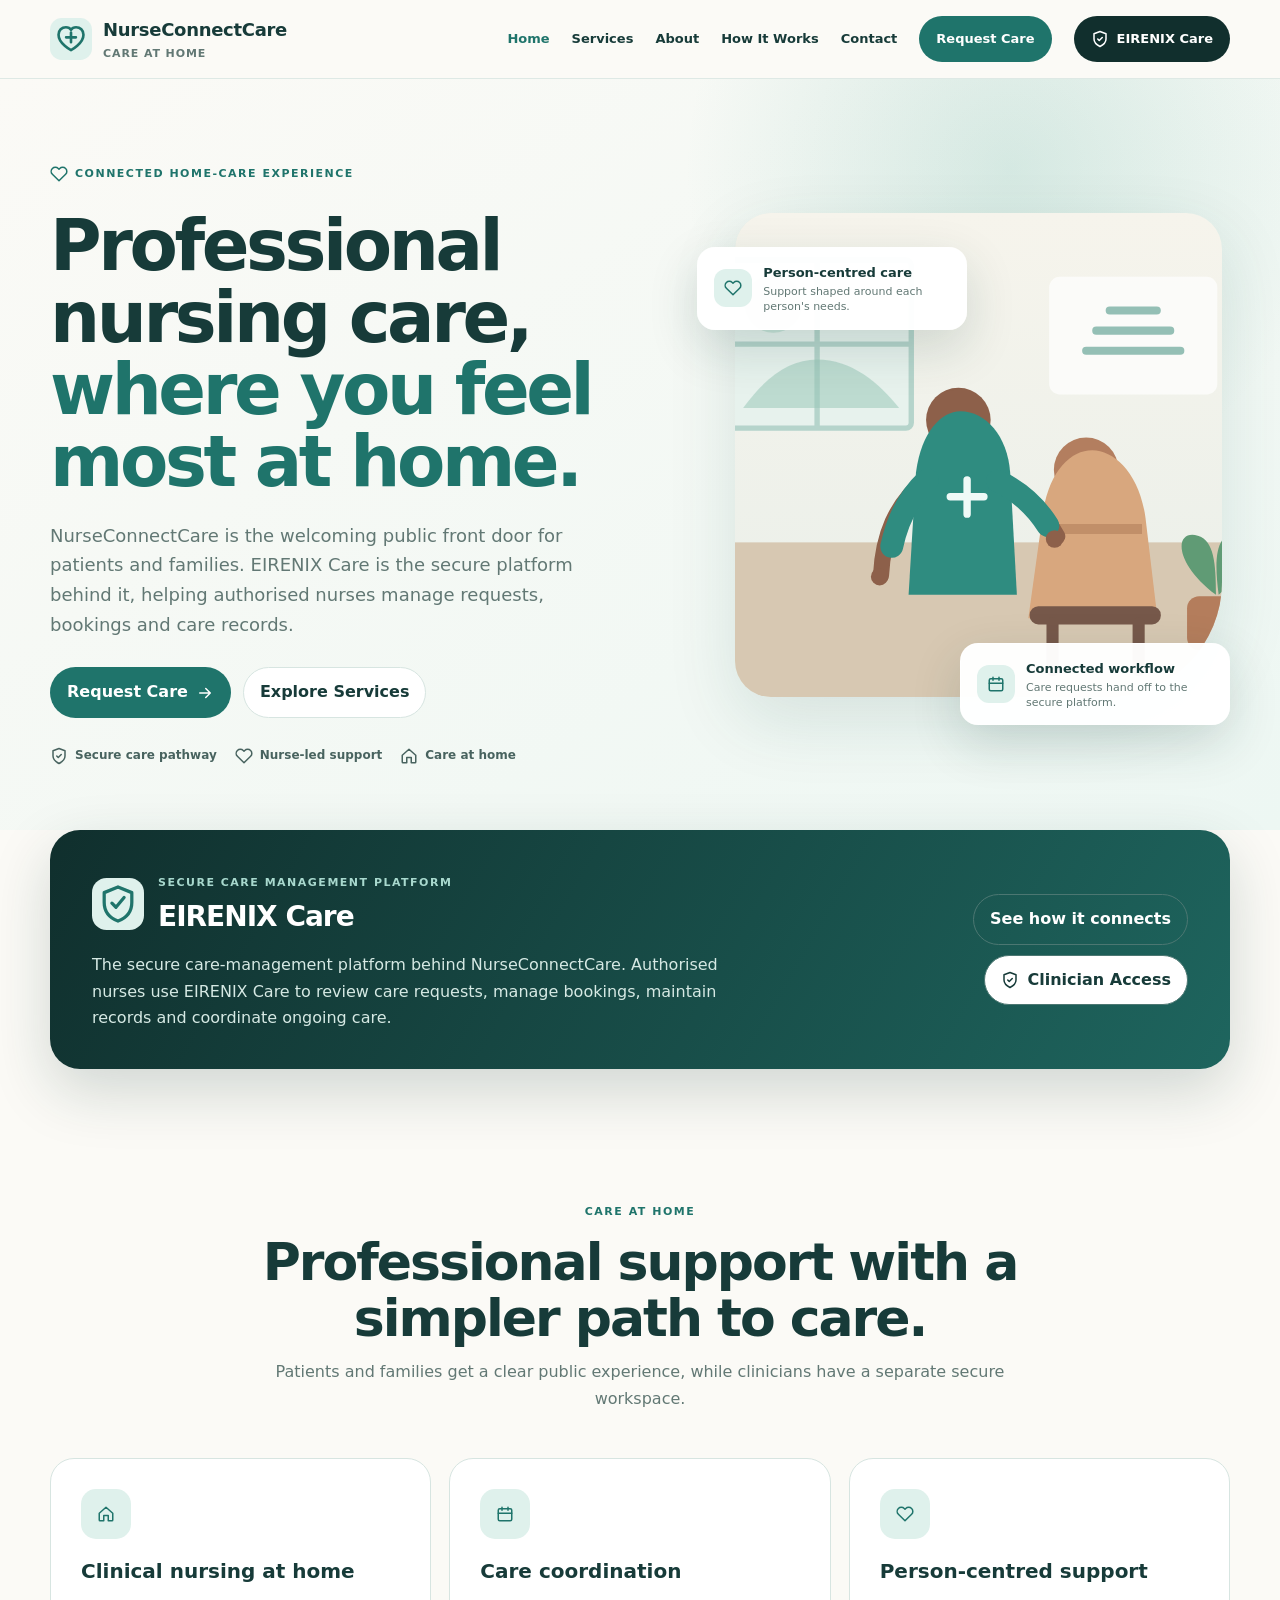
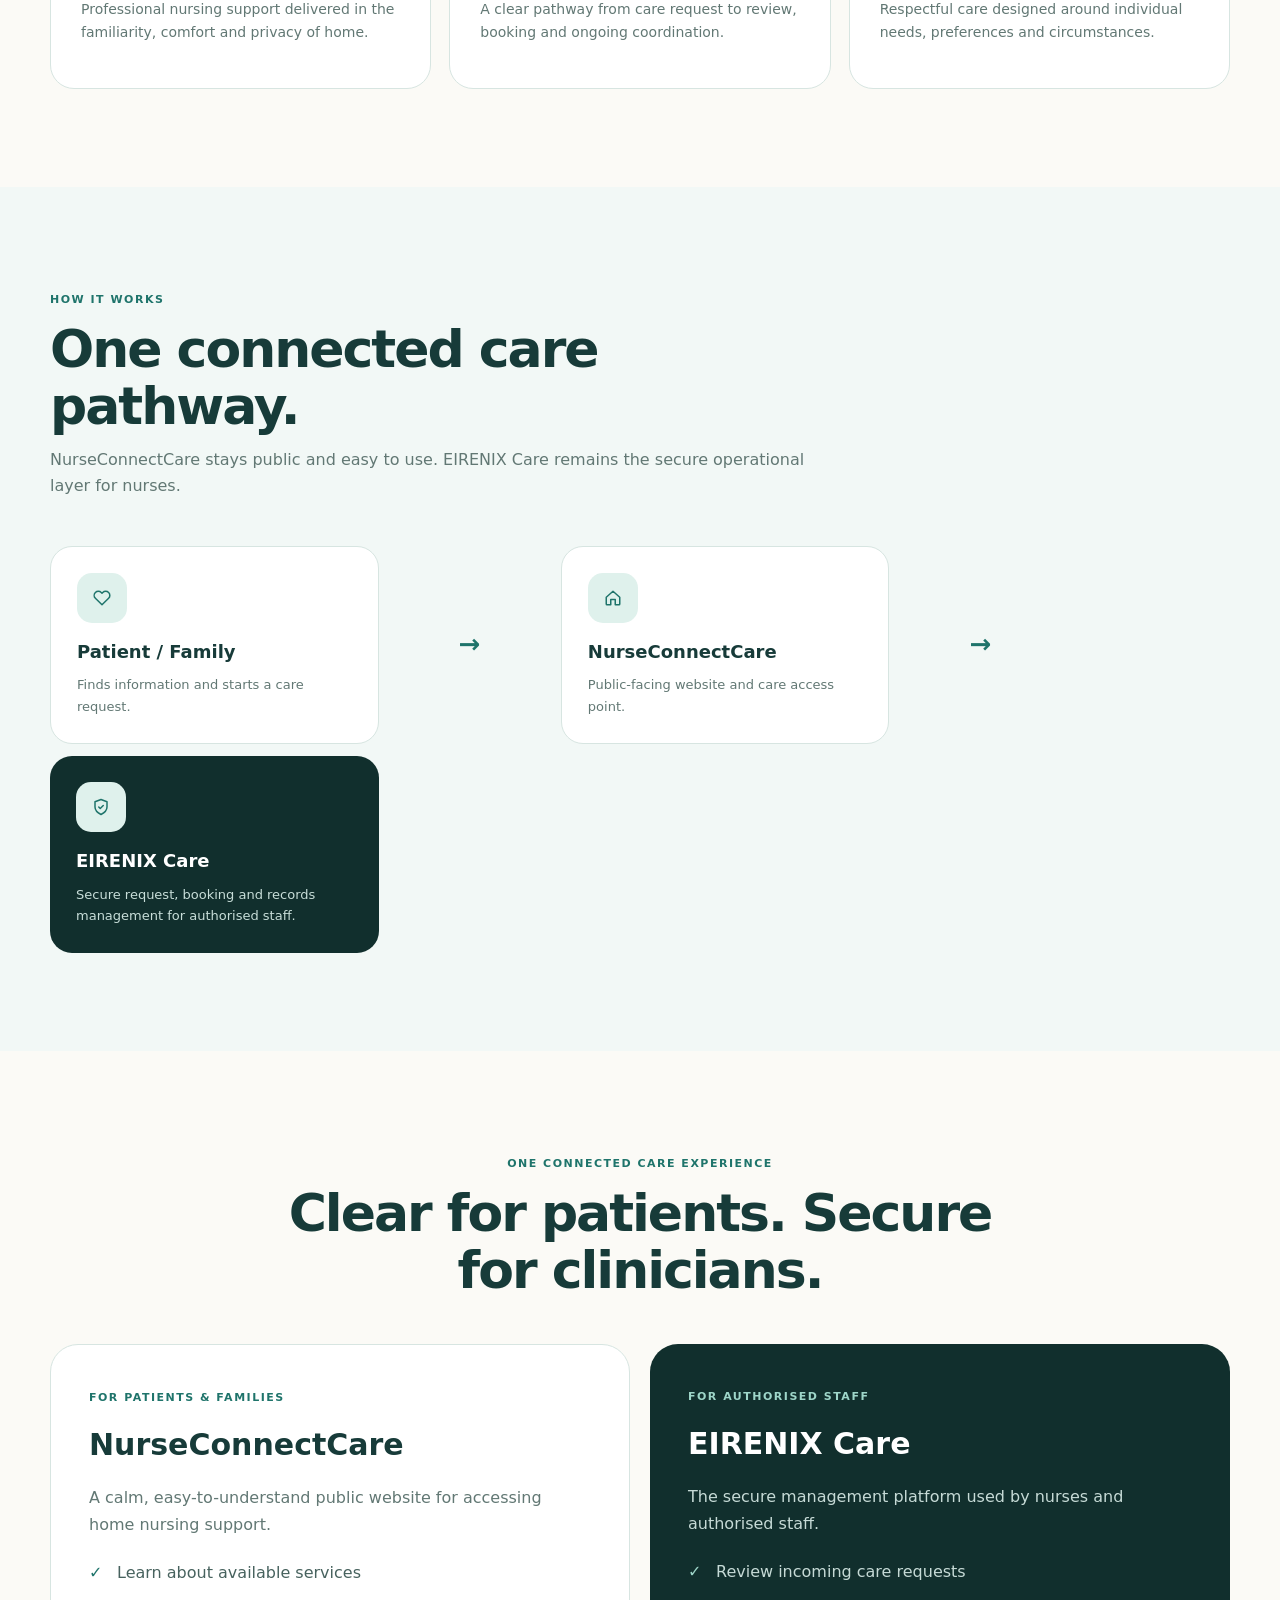
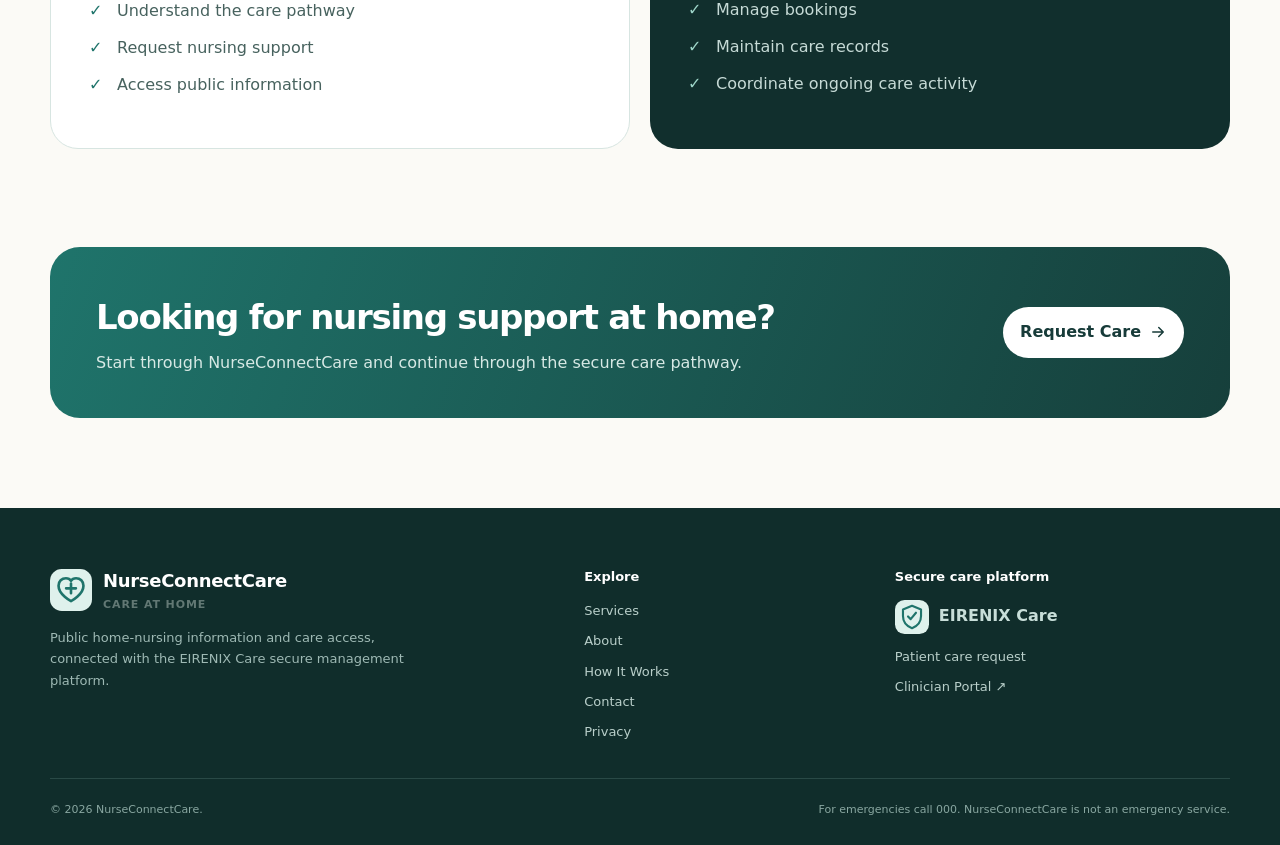
<file: NurseConnectCare_GitHub_Ready/NurseConnectCare_GitHub_Ready/index.html>
<!doctype html><html lang="en-AU"><head><meta charset="utf-8"><meta name="viewport" content="width=device-width,initial-scale=1"><meta name="theme-color" content="#1f746b"><title>NurseConnectCare | Care at Home</title><meta name="description" content="Professional home nursing access connected with EIRENIX Care."><link rel="icon" href="assets/ncc-mark.svg"><link rel="stylesheet" href="assets/styles.css"></head><body><a class="skip" href="#main">Skip to content</a><header class="topbar"><div class="container navwrap"><a class="brand" href=""><img src="assets/ncc-mark.svg" alt=""><span><strong>NurseConnectCare</strong><small>Care at Home</small></span></a><nav class="nav" data-nav aria-label="Main navigation"><a class="active" href="">Home</a><a class="" href="services/">Services</a><a class="" href="about/">About</a><a class="" href="how-it-works/">How It Works</a><a class="" href="contact/">Contact</a><a class="pill primary" href="request-care/">Request Care</a><a class="pill secure" href="https://nurseconnect-project--website-fixes-20260524-c8pyw79k.web.app/clinician-login?mode=signup" target="_blank" rel="noopener"><svg class="ico" viewBox="0 0 24 24"><path d="M12 22s8-4 8-10V5l-8-3-8 3v7c0 6 8 10 8 10z"/><path d="m9 12 2 2 4-4"/></svg> EIRENIX Care</a></nav><button class="menu" data-menu aria-expanded="false" aria-label="Open menu">☰</button></div></header><main id="main">
<section class="hero"><div class="container hero-grid"><div><span class="eyebrow"><svg class="ico" viewBox="0 0 24 24"><path d="M20.8 4.6a5.5 5.5 0 0 0-7.8 0L12 5.6l-1-1a5.5 5.5 0 0 0-7.8 7.8l1 1L12 21l7.8-7.6 1-1a5.5 5.5 0 0 0 0-7.8z"/></svg> Connected home-care experience</span><h1>Professional nursing care, <span>where you feel most at home.</span></h1><p class="lead">NurseConnectCare is the welcoming public front door for patients and families. EIRENIX Care is the secure platform behind it, helping authorised nurses manage requests, bookings and care records.</p><div class="actions"><a class="pill primary" href="request-care/">Request Care <svg class="ico" viewBox="0 0 24 24"><path d="M5 12h14M13 6l6 6-6 6"/></svg></a><a class="pill outline" href="services/">Explore Services</a></div><div class="trust"><span><svg class="ico" viewBox="0 0 24 24"><path d="M12 22s8-4 8-10V5l-8-3-8 3v7c0 6 8 10 8 10z"/><path d="m9 12 2 2 4-4"/></svg> Secure care pathway</span><span><svg class="ico" viewBox="0 0 24 24"><path d="M20.8 4.6a5.5 5.5 0 0 0-7.8 0L12 5.6l-1-1a5.5 5.5 0 0 0-7.8 7.8l1 1L12 21l7.8-7.6 1-1a5.5 5.5 0 0 0 0-7.8z"/></svg> Nurse-led support</span><span><svg class="ico" viewBox="0 0 24 24"><path d="m3 11 9-8 9 8v9a1 1 0 0 1-1 1h-5v-7H9v7H4a1 1 0 0 1-1-1z"/></svg> Care at home</span></div></div><div class="hero-art"><div class="hero-card"><img src="assets/home-care.svg" alt="Illustration of a nurse supporting a person at home"></div><div class="float one"><span class="iconbox"><svg class="ico" viewBox="0 0 24 24"><path d="M20.8 4.6a5.5 5.5 0 0 0-7.8 0L12 5.6l-1-1a5.5 5.5 0 0 0-7.8 7.8l1 1L12 21l7.8-7.6 1-1a5.5 5.5 0 0 0 0-7.8z"/></svg></span><span><strong>Person-centred care</strong><small>Support shaped around each person's needs.</small></span></div><div class="float two"><span class="iconbox"><svg class="ico" viewBox="0 0 24 24"><rect x="3" y="5" width="18" height="16" rx="2"/><path d="M16 3v4M8 3v4M3 11h18"/></svg></span><span><strong>Connected workflow</strong><small>Care requests hand off to the secure platform.</small></span></div></div></div></section>
<section class="eirenix-band"><div><div class="eirenix-brand"><img src="assets/eirenix-mark.svg" alt=""><div><span class="kicker" style="color:#a8d9ce">Secure care management platform</span><br><b>EIRENIX Care</b></div></div><p>The secure care-management platform behind NurseConnectCare. Authorised nurses use EIRENIX Care to review care requests, manage bookings, maintain records and coordinate ongoing care.</p></div><div class="eirenix-actions"><a class="pill outline" href="how-it-works/">See how it connects</a><a class="pill outline" style="background:#fff;color:#173b39" href="https://nurseconnect-project--website-fixes-20260524-c8pyw79k.web.app/clinician-login?mode=signup" target="_blank" rel="noopener"><svg class="ico" viewBox="0 0 24 24"><path d="M12 22s8-4 8-10V5l-8-3-8 3v7c0 6 8 10 8 10z"/><path d="m9 12 2 2 4-4"/></svg> Clinician Access</a></div></section>
<section class="section"><div class="container"><div class="head"><span class="kicker">Care at home</span><h2>Professional support with a simpler path to care.</h2><p>Patients and families get a clear public experience, while clinicians have a separate secure workspace.</p></div><div class="grid3"><article class="card"><div class="card-icon"><svg class="ico" viewBox="0 0 24 24"><path d="m3 11 9-8 9 8v9a1 1 0 0 1-1 1h-5v-7H9v7H4a1 1 0 0 1-1-1z"/></svg></div><h3>Clinical nursing at home</h3><p>Professional nursing support delivered in the familiarity, comfort and privacy of home.</p></article><article class="card"><div class="card-icon"><svg class="ico" viewBox="0 0 24 24"><rect x="3" y="5" width="18" height="16" rx="2"/><path d="M16 3v4M8 3v4M3 11h18"/></svg></div><h3>Care coordination</h3><p>A clear pathway from care request to review, booking and ongoing coordination.</p></article><article class="card"><div class="card-icon"><svg class="ico" viewBox="0 0 24 24"><path d="M20.8 4.6a5.5 5.5 0 0 0-7.8 0L12 5.6l-1-1a5.5 5.5 0 0 0-7.8 7.8l1 1L12 21l7.8-7.6 1-1a5.5 5.5 0 0 0 0-7.8z"/></svg></div><h3>Person-centred support</h3><p>Respectful care designed around individual needs, preferences and circumstances.</p></article></div></div></section>
<section class="section alt"><div class="container"><div class="head left"><span class="kicker">How it works</span><h2>One connected care pathway.</h2><p>NurseConnectCare stays public and easy to use. EIRENIX Care remains the secure operational layer for nurses.</p></div><div class="pathway"><div class="path-node"><div class="card-icon"><svg class="ico" viewBox="0 0 24 24"><path d="M20.8 4.6a5.5 5.5 0 0 0-7.8 0L12 5.6l-1-1a5.5 5.5 0 0 0-7.8 7.8l1 1L12 21l7.8-7.6 1-1a5.5 5.5 0 0 0 0-7.8z"/></svg></div><h3>Patient / Family</h3><p>Finds information and starts a care request.</p></div><div class="arrow">→</div><div class="path-node"><div class="card-icon"><svg class="ico" viewBox="0 0 24 24"><path d="m3 11 9-8 9 8v9a1 1 0 0 1-1 1h-5v-7H9v7H4a1 1 0 0 1-1-1z"/></svg></div><h3>NurseConnectCare</h3><p>Public-facing website and care access point.</p></div><div class="arrow">→</div><div class="path-node sec"><div class="card-icon"><svg class="ico" viewBox="0 0 24 24"><path d="M12 22s8-4 8-10V5l-8-3-8 3v7c0 6 8 10 8 10z"/><path d="m9 12 2 2 4-4"/></svg></div><h3>EIRENIX Care</h3><p>Secure request, booking and records management for authorised staff.</p></div></div></div></section>
<section class="section"><div class="container"><div class="head"><span class="kicker">One connected care experience</span><h2>Clear for patients. Secure for clinicians.</h2></div><div class="split"><article class="experience"><span class="kicker">For patients & families</span><h3>NurseConnectCare</h3><p>A calm, easy-to-understand public website for accessing home nursing support.</p><ul class="checks"><li>Learn about available services</li><li>Understand the care pathway</li><li>Request nursing support</li><li>Access public information</li></ul></article><article class="experience secure"><span class="kicker" style="color:#9ed6c9">For authorised staff</span><h3>EIRENIX Care</h3><p>The secure management platform used by nurses and authorised staff.</p><ul class="checks"><li>Review incoming care requests</li><li>Manage bookings</li><li>Maintain care records</li><li>Coordinate ongoing care activity</li></ul></article></div></div></section>
<section class="cta"><div><h2>Looking for nursing support at home?</h2><p>Start through NurseConnectCare and continue through the secure care pathway.</p></div><a class="pill" href="request-care/">Request Care <svg class="ico" viewBox="0 0 24 24"><path d="M5 12h14M13 6l6 6-6 6"/></svg></a></section>
</main><footer><div class="container"><div class="footer-grid"><div class="footer-brand"><a class="brand" href=""><img src="assets/ncc-mark.svg" alt=""><span><strong>NurseConnectCare</strong><small>Care at Home</small></span></a><p>Public home-nursing information and care access, connected with the EIRENIX Care secure management platform.</p></div><div><div class="footer-title">Explore</div><div class="footer-links"><a href="services/">Services</a><a href="about/">About</a><a href="how-it-works/">How It Works</a><a href="contact/">Contact</a><a href="privacy/">Privacy</a></div></div><div><div class="footer-title">Secure care platform</div><div class="footer-eirenix"><img src="assets/eirenix-mark.svg" alt=""><strong>EIRENIX Care</strong></div><div class="footer-links" style="margin-top:12px"><a href="request-care/">Patient care request</a><a href="https://nurseconnect-project--website-fixes-20260524-c8pyw79k.web.app/clinician-login?mode=signup" target="_blank" rel="noopener">Clinician Portal ↗</a></div></div></div><div class="footer-bottom"><span>© <span data-year></span> NurseConnectCare.</span><span>For emergencies call 000. NurseConnectCare is not an emergency service.</span></div></div></footer><script src="assets/config.js"></script><script src="assets/app.js"></script></body></html>
</file>
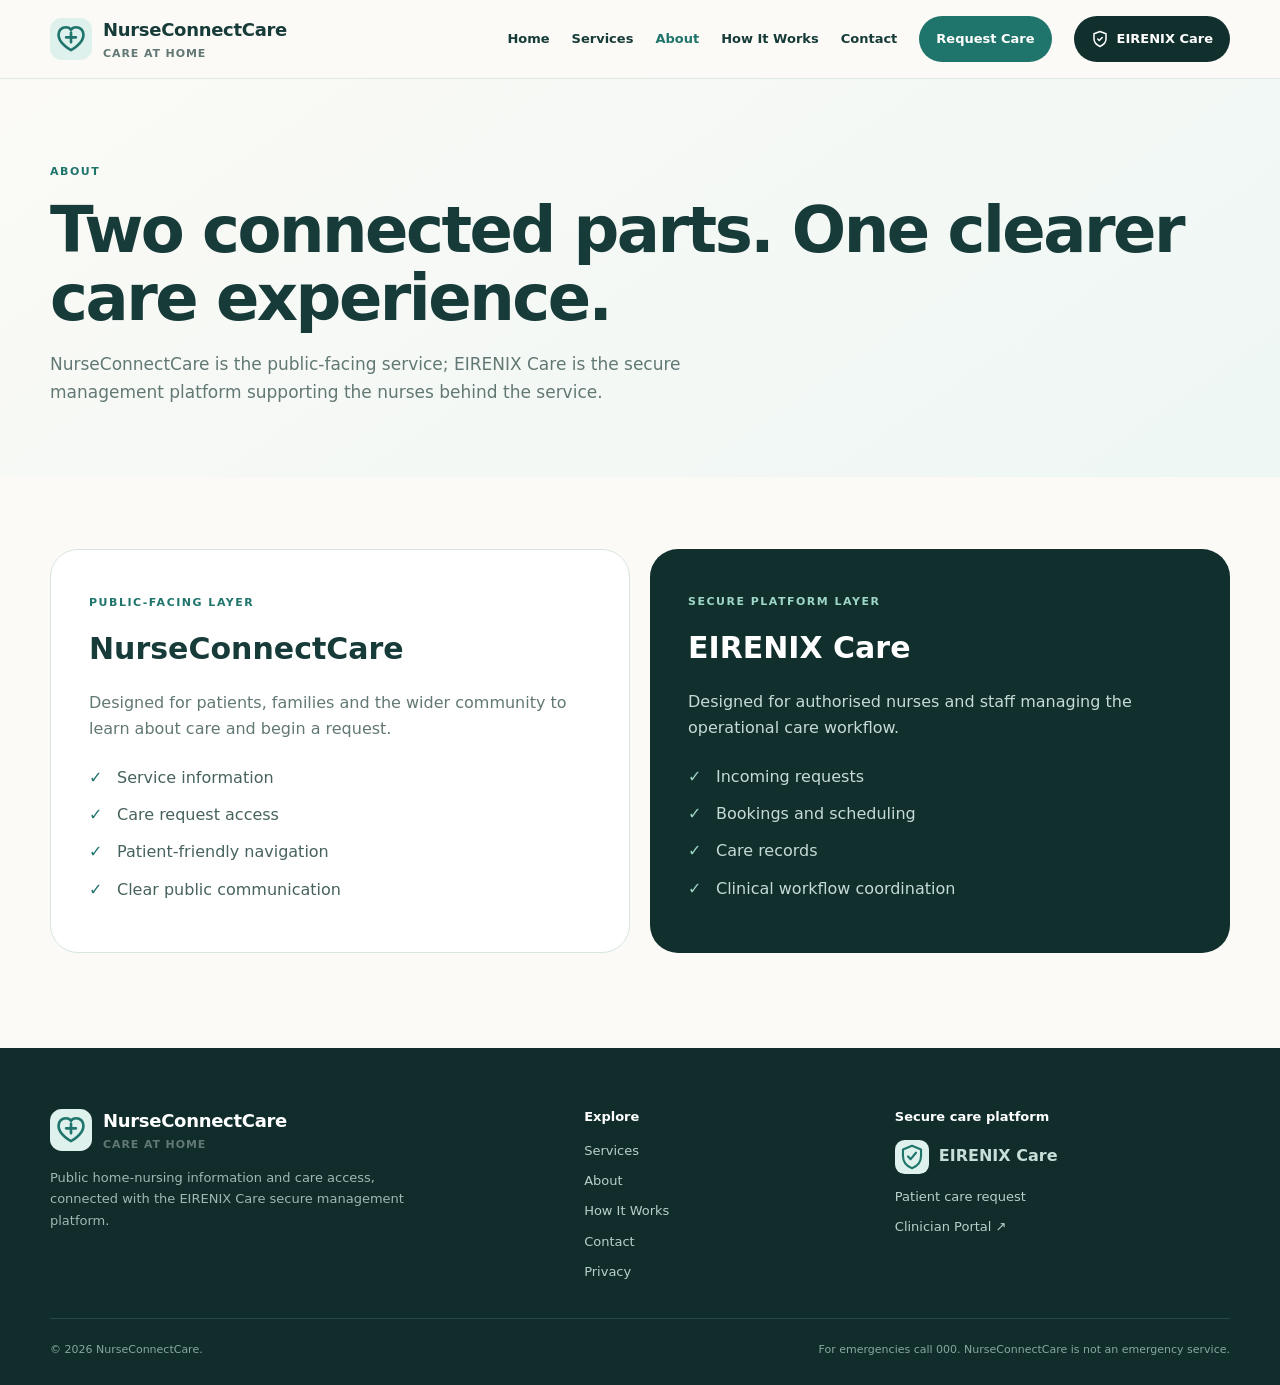
<file: NurseConnectCare_GitHub_Ready/NurseConnectCare_GitHub_Ready/about/index.html>
<!doctype html><html lang="en-AU"><head><meta charset="utf-8"><meta name="viewport" content="width=device-width,initial-scale=1"><meta name="theme-color" content="#1f746b"><title>About | NurseConnectCare</title><meta name="description" content="Learn how NurseConnectCare and EIRENIX Care work together."><link rel="icon" href="../assets/ncc-mark.svg"><link rel="stylesheet" href="../assets/styles.css"></head><body><a class="skip" href="#main">Skip to content</a><header class="topbar"><div class="container navwrap"><a class="brand" href="../"><img src="../assets/ncc-mark.svg" alt=""><span><strong>NurseConnectCare</strong><small>Care at Home</small></span></a><nav class="nav" data-nav aria-label="Main navigation"><a class="" href="../">Home</a><a class="" href="../services/">Services</a><a class="active" href="../about/">About</a><a class="" href="../how-it-works/">How It Works</a><a class="" href="../contact/">Contact</a><a class="pill primary" href="../request-care/">Request Care</a><a class="pill secure" href="https://nurseconnect-project--website-fixes-20260524-c8pyw79k.web.app/clinician-login?mode=signup" target="_blank" rel="noopener"><svg class="ico" viewBox="0 0 24 24"><path d="M12 22s8-4 8-10V5l-8-3-8 3v7c0 6 8 10 8 10z"/><path d="m9 12 2 2 4-4"/></svg> EIRENIX Care</a></nav><button class="menu" data-menu aria-expanded="false" aria-label="Open menu">☰</button></div></header><main id="main"><section class="page-hero"><div class="container"><span class="kicker">About</span><h1>Two connected parts. One clearer care experience.</h1><p>NurseConnectCare is the public-facing service; EIRENIX Care is the secure management platform supporting the nurses behind the service.</p></div></section><section class="content"><div class="container split"><article class="experience"><span class="kicker">Public-facing layer</span><h3>NurseConnectCare</h3><p>Designed for patients, families and the wider community to learn about care and begin a request.</p><ul class="checks"><li>Service information</li><li>Care request access</li><li>Patient-friendly navigation</li><li>Clear public communication</li></ul></article><article class="experience secure"><span class="kicker" style="color:#9ed6c9">Secure platform layer</span><h3>EIRENIX Care</h3><p>Designed for authorised nurses and staff managing the operational care workflow.</p><ul class="checks"><li>Incoming requests</li><li>Bookings and scheduling</li><li>Care records</li><li>Clinical workflow coordination</li></ul></article></div></section></main><footer><div class="container"><div class="footer-grid"><div class="footer-brand"><a class="brand" href="../"><img src="../assets/ncc-mark.svg" alt=""><span><strong>NurseConnectCare</strong><small>Care at Home</small></span></a><p>Public home-nursing information and care access, connected with the EIRENIX Care secure management platform.</p></div><div><div class="footer-title">Explore</div><div class="footer-links"><a href="../services/">Services</a><a href="../about/">About</a><a href="../how-it-works/">How It Works</a><a href="../contact/">Contact</a><a href="../privacy/">Privacy</a></div></div><div><div class="footer-title">Secure care platform</div><div class="footer-eirenix"><img src="../assets/eirenix-mark.svg" alt=""><strong>EIRENIX Care</strong></div><div class="footer-links" style="margin-top:12px"><a href="../request-care/">Patient care request</a><a href="https://nurseconnect-project--website-fixes-20260524-c8pyw79k.web.app/clinician-login?mode=signup" target="_blank" rel="noopener">Clinician Portal ↗</a></div></div></div><div class="footer-bottom"><span>© <span data-year></span> NurseConnectCare.</span><span>For emergencies call 000. NurseConnectCare is not an emergency service.</span></div></div></footer><script src="../assets/config.js"></script><script src="../assets/app.js"></script></body></html>
</file>
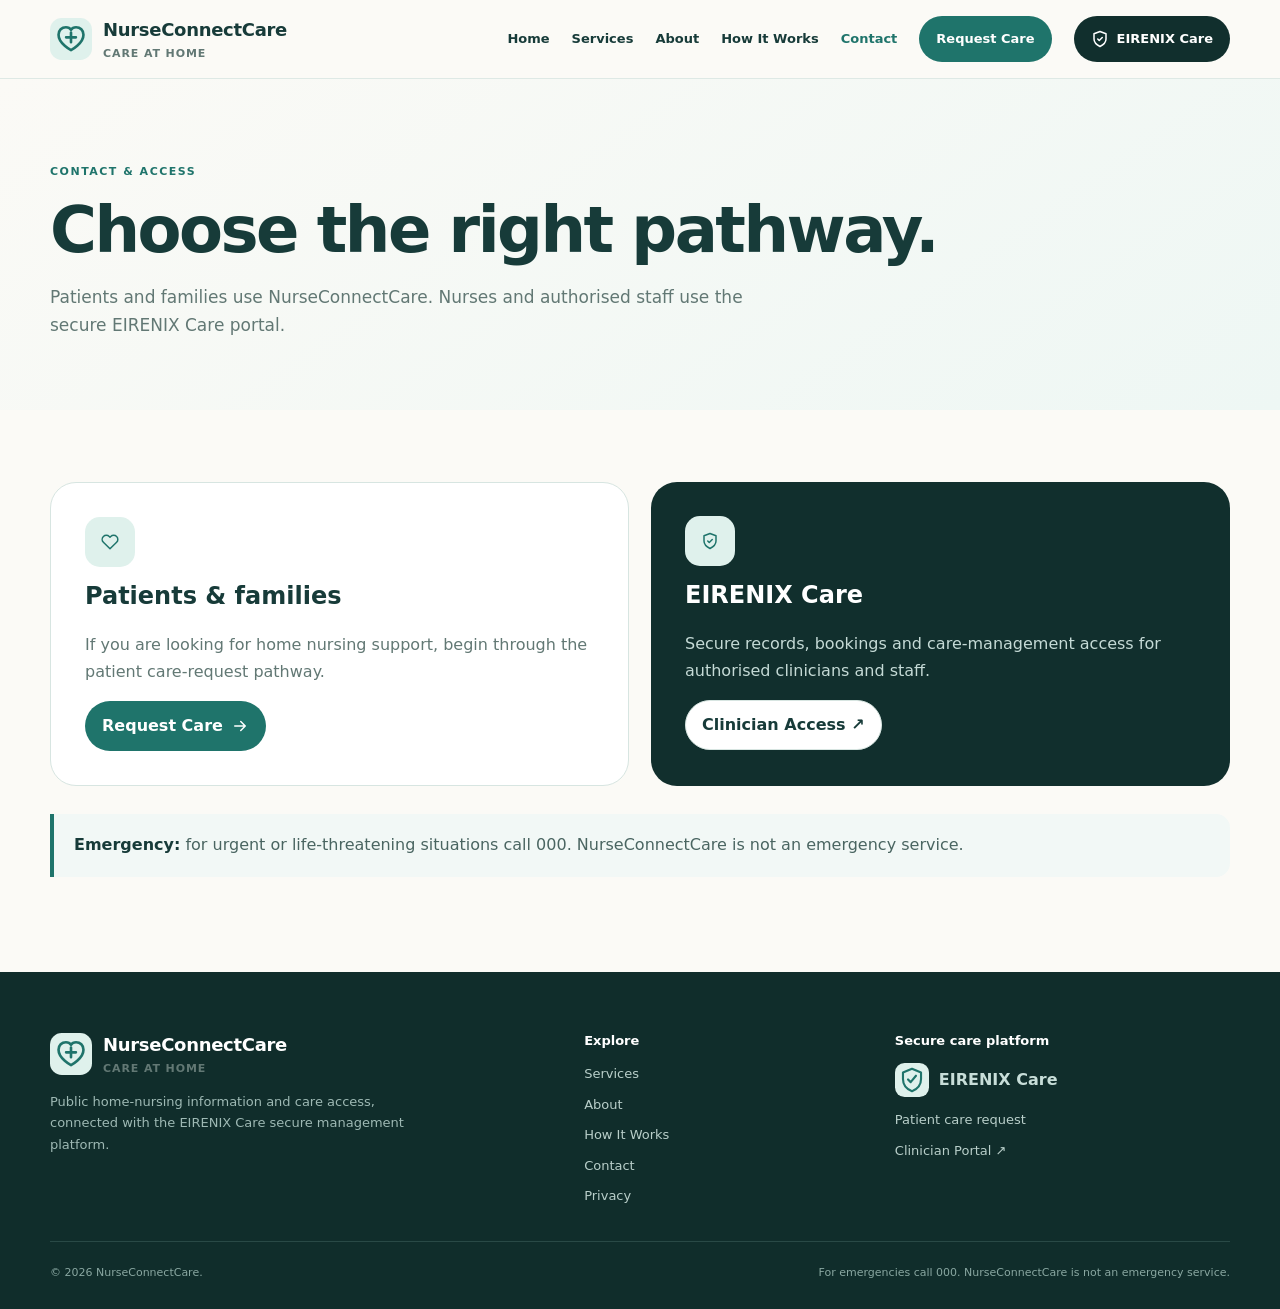
<file: NurseConnectCare_GitHub_Ready/NurseConnectCare_GitHub_Ready/contact/index.html>
<!doctype html><html lang="en-AU"><head><meta charset="utf-8"><meta name="viewport" content="width=device-width,initial-scale=1"><meta name="theme-color" content="#1f746b"><title>Contact | NurseConnectCare</title><meta name="description" content="Contact and access pathways for NurseConnectCare and EIRENIX Care."><link rel="icon" href="../assets/ncc-mark.svg"><link rel="stylesheet" href="../assets/styles.css"></head><body><a class="skip" href="#main">Skip to content</a><header class="topbar"><div class="container navwrap"><a class="brand" href="../"><img src="../assets/ncc-mark.svg" alt=""><span><strong>NurseConnectCare</strong><small>Care at Home</small></span></a><nav class="nav" data-nav aria-label="Main navigation"><a class="" href="../">Home</a><a class="" href="../services/">Services</a><a class="" href="../about/">About</a><a class="" href="../how-it-works/">How It Works</a><a class="active" href="../contact/">Contact</a><a class="pill primary" href="../request-care/">Request Care</a><a class="pill secure" href="https://nurseconnect-project--website-fixes-20260524-c8pyw79k.web.app/clinician-login?mode=signup" target="_blank" rel="noopener"><svg class="ico" viewBox="0 0 24 24"><path d="M12 22s8-4 8-10V5l-8-3-8 3v7c0 6 8 10 8 10z"/><path d="m9 12 2 2 4-4"/></svg> EIRENIX Care</a></nav><button class="menu" data-menu aria-expanded="false" aria-label="Open menu">☰</button></div></header><main id="main"><section class="page-hero"><div class="container"><span class="kicker">Contact & access</span><h1>Choose the right pathway.</h1><p>Patients and families use NurseConnectCare. Nurses and authorised staff use the secure EIRENIX Care portal.</p></div></section><section class="content"><div class="container contact-grid"><article class="contact-panel"><div class="card-icon"><svg class="ico" viewBox="0 0 24 24"><path d="M20.8 4.6a5.5 5.5 0 0 0-7.8 0L12 5.6l-1-1a5.5 5.5 0 0 0-7.8 7.8l1 1L12 21l7.8-7.6 1-1a5.5 5.5 0 0 0 0-7.8z"/></svg></div><h2>Patients & families</h2><p>If you are looking for home nursing support, begin through the patient care-request pathway.</p><a class="pill primary" href="../request-care/">Request Care <svg class="ico" viewBox="0 0 24 24"><path d="M5 12h14M13 6l6 6-6 6"/></svg></a></article><article class="contact-panel secure"><div class="card-icon"><svg class="ico" viewBox="0 0 24 24"><path d="M12 22s8-4 8-10V5l-8-3-8 3v7c0 6 8 10 8 10z"/><path d="m9 12 2 2 4-4"/></svg></div><h2>EIRENIX Care</h2><p>Secure records, bookings and care-management access for authorised clinicians and staff.</p><a class="pill outline" style="background:#fff" href="https://nurseconnect-project--website-fixes-20260524-c8pyw79k.web.app/clinician-login?mode=signup" target="_blank" rel="noopener">Clinician Access ↗</a></article></div><div class="container" style="margin-top:28px"><div class="notice"><strong>Emergency:</strong> for urgent or life-threatening situations call 000. NurseConnectCare is not an emergency service.</div></div></section></main><footer><div class="container"><div class="footer-grid"><div class="footer-brand"><a class="brand" href="../"><img src="../assets/ncc-mark.svg" alt=""><span><strong>NurseConnectCare</strong><small>Care at Home</small></span></a><p>Public home-nursing information and care access, connected with the EIRENIX Care secure management platform.</p></div><div><div class="footer-title">Explore</div><div class="footer-links"><a href="../services/">Services</a><a href="../about/">About</a><a href="../how-it-works/">How It Works</a><a href="../contact/">Contact</a><a href="../privacy/">Privacy</a></div></div><div><div class="footer-title">Secure care platform</div><div class="footer-eirenix"><img src="../assets/eirenix-mark.svg" alt=""><strong>EIRENIX Care</strong></div><div class="footer-links" style="margin-top:12px"><a href="../request-care/">Patient care request</a><a href="https://nurseconnect-project--website-fixes-20260524-c8pyw79k.web.app/clinician-login?mode=signup" target="_blank" rel="noopener">Clinician Portal ↗</a></div></div></div><div class="footer-bottom"><span>© <span data-year></span> NurseConnectCare.</span><span>For emergencies call 000. NurseConnectCare is not an emergency service.</span></div></div></footer><script src="../assets/config.js"></script><script src="../assets/app.js"></script></body></html>
</file>
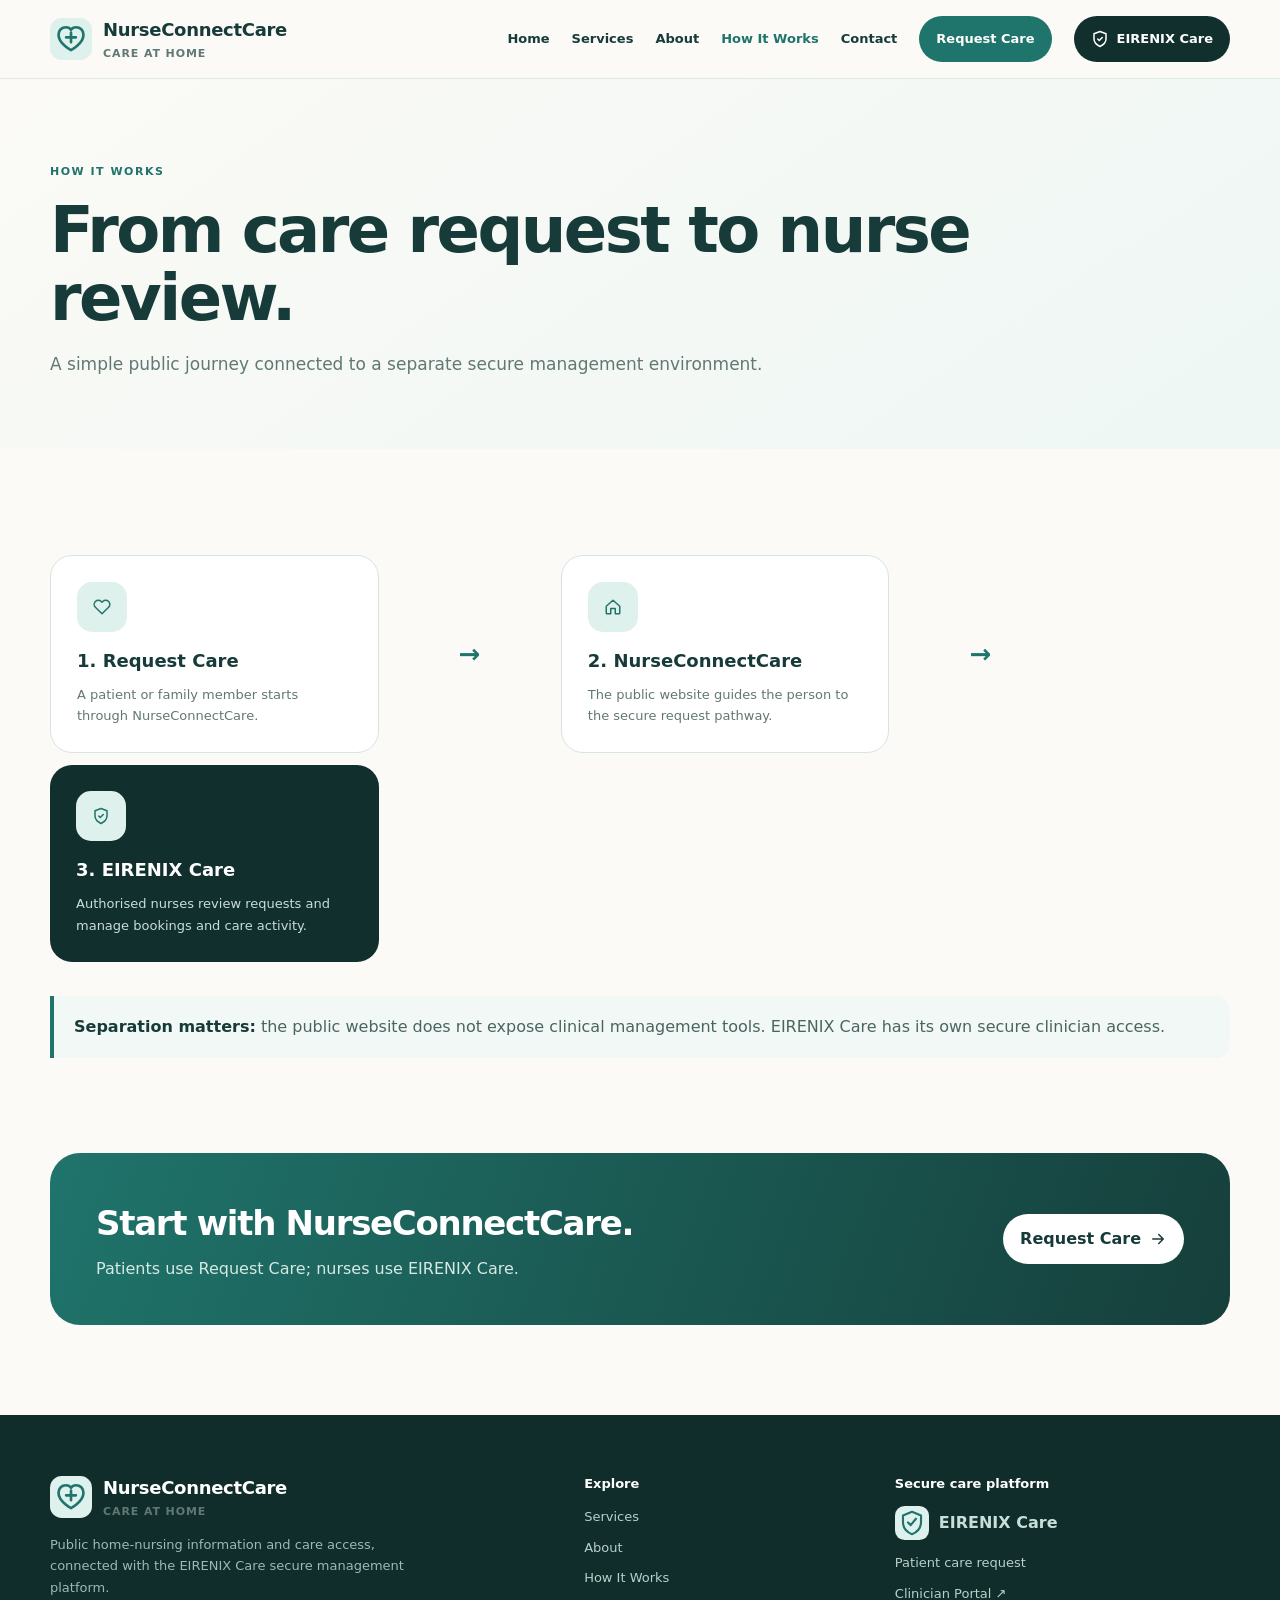
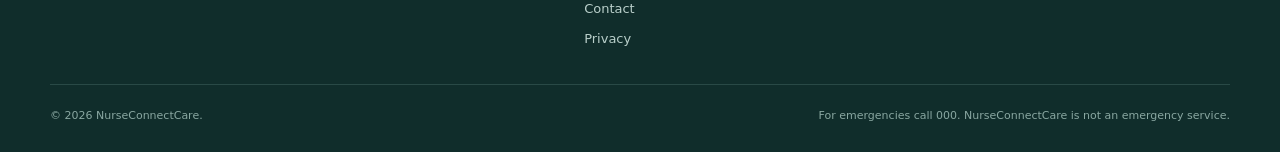
<file: NurseConnectCare_GitHub_Ready/NurseConnectCare_GitHub_Ready/how-it-works/index.html>
<!doctype html><html lang="en-AU"><head><meta charset="utf-8"><meta name="viewport" content="width=device-width,initial-scale=1"><meta name="theme-color" content="#1f746b"><title>How It Works | NurseConnectCare</title><meta name="description" content="See how NurseConnectCare connects patients with EIRENIX Care."><link rel="icon" href="../assets/ncc-mark.svg"><link rel="stylesheet" href="../assets/styles.css"></head><body><a class="skip" href="#main">Skip to content</a><header class="topbar"><div class="container navwrap"><a class="brand" href="../"><img src="../assets/ncc-mark.svg" alt=""><span><strong>NurseConnectCare</strong><small>Care at Home</small></span></a><nav class="nav" data-nav aria-label="Main navigation"><a class="" href="../">Home</a><a class="" href="../services/">Services</a><a class="" href="../about/">About</a><a class="active" href="../how-it-works/">How It Works</a><a class="" href="../contact/">Contact</a><a class="pill primary" href="../request-care/">Request Care</a><a class="pill secure" href="https://nurseconnect-project--website-fixes-20260524-c8pyw79k.web.app/clinician-login?mode=signup" target="_blank" rel="noopener"><svg class="ico" viewBox="0 0 24 24"><path d="M12 22s8-4 8-10V5l-8-3-8 3v7c0 6 8 10 8 10z"/><path d="m9 12 2 2 4-4"/></svg> EIRENIX Care</a></nav><button class="menu" data-menu aria-expanded="false" aria-label="Open menu">☰</button></div></header><main id="main"><section class="page-hero"><div class="container"><span class="kicker">How it works</span><h1>From care request to nurse review.</h1><p>A simple public journey connected to a separate secure management environment.</p></div></section><section class="content"><div class="container"><div class="pathway"><div class="path-node"><div class="card-icon"><svg class="ico" viewBox="0 0 24 24"><path d="M20.8 4.6a5.5 5.5 0 0 0-7.8 0L12 5.6l-1-1a5.5 5.5 0 0 0-7.8 7.8l1 1L12 21l7.8-7.6 1-1a5.5 5.5 0 0 0 0-7.8z"/></svg></div><h3>1. Request Care</h3><p>A patient or family member starts through NurseConnectCare.</p></div><div class="arrow">→</div><div class="path-node"><div class="card-icon"><svg class="ico" viewBox="0 0 24 24"><path d="m3 11 9-8 9 8v9a1 1 0 0 1-1 1h-5v-7H9v7H4a1 1 0 0 1-1-1z"/></svg></div><h3>2. NurseConnectCare</h3><p>The public website guides the person to the secure request pathway.</p></div><div class="arrow">→</div><div class="path-node sec"><div class="card-icon"><svg class="ico" viewBox="0 0 24 24"><path d="M12 22s8-4 8-10V5l-8-3-8 3v7c0 6 8 10 8 10z"/><path d="m9 12 2 2 4-4"/></svg></div><h3>3. EIRENIX Care</h3><p>Authorised nurses review requests and manage bookings and care activity.</p></div></div><div class="notice" style="margin-top:34px"><strong>Separation matters:</strong> the public website does not expose clinical management tools. EIRENIX Care has its own secure clinician access.</div></div></section><section class="cta"><div><h2>Start with NurseConnectCare.</h2><p>Patients use Request Care; nurses use EIRENIX Care.</p></div><a class="pill" href="../request-care/">Request Care <svg class="ico" viewBox="0 0 24 24"><path d="M5 12h14M13 6l6 6-6 6"/></svg></a></section></main><footer><div class="container"><div class="footer-grid"><div class="footer-brand"><a class="brand" href="../"><img src="../assets/ncc-mark.svg" alt=""><span><strong>NurseConnectCare</strong><small>Care at Home</small></span></a><p>Public home-nursing information and care access, connected with the EIRENIX Care secure management platform.</p></div><div><div class="footer-title">Explore</div><div class="footer-links"><a href="../services/">Services</a><a href="../about/">About</a><a href="../how-it-works/">How It Works</a><a href="../contact/">Contact</a><a href="../privacy/">Privacy</a></div></div><div><div class="footer-title">Secure care platform</div><div class="footer-eirenix"><img src="../assets/eirenix-mark.svg" alt=""><strong>EIRENIX Care</strong></div><div class="footer-links" style="margin-top:12px"><a href="../request-care/">Patient care request</a><a href="https://nurseconnect-project--website-fixes-20260524-c8pyw79k.web.app/clinician-login?mode=signup" target="_blank" rel="noopener">Clinician Portal ↗</a></div></div></div><div class="footer-bottom"><span>© <span data-year></span> NurseConnectCare.</span><span>For emergencies call 000. NurseConnectCare is not an emergency service.</span></div></div></footer><script src="../assets/config.js"></script><script src="../assets/app.js"></script></body></html>
</file>
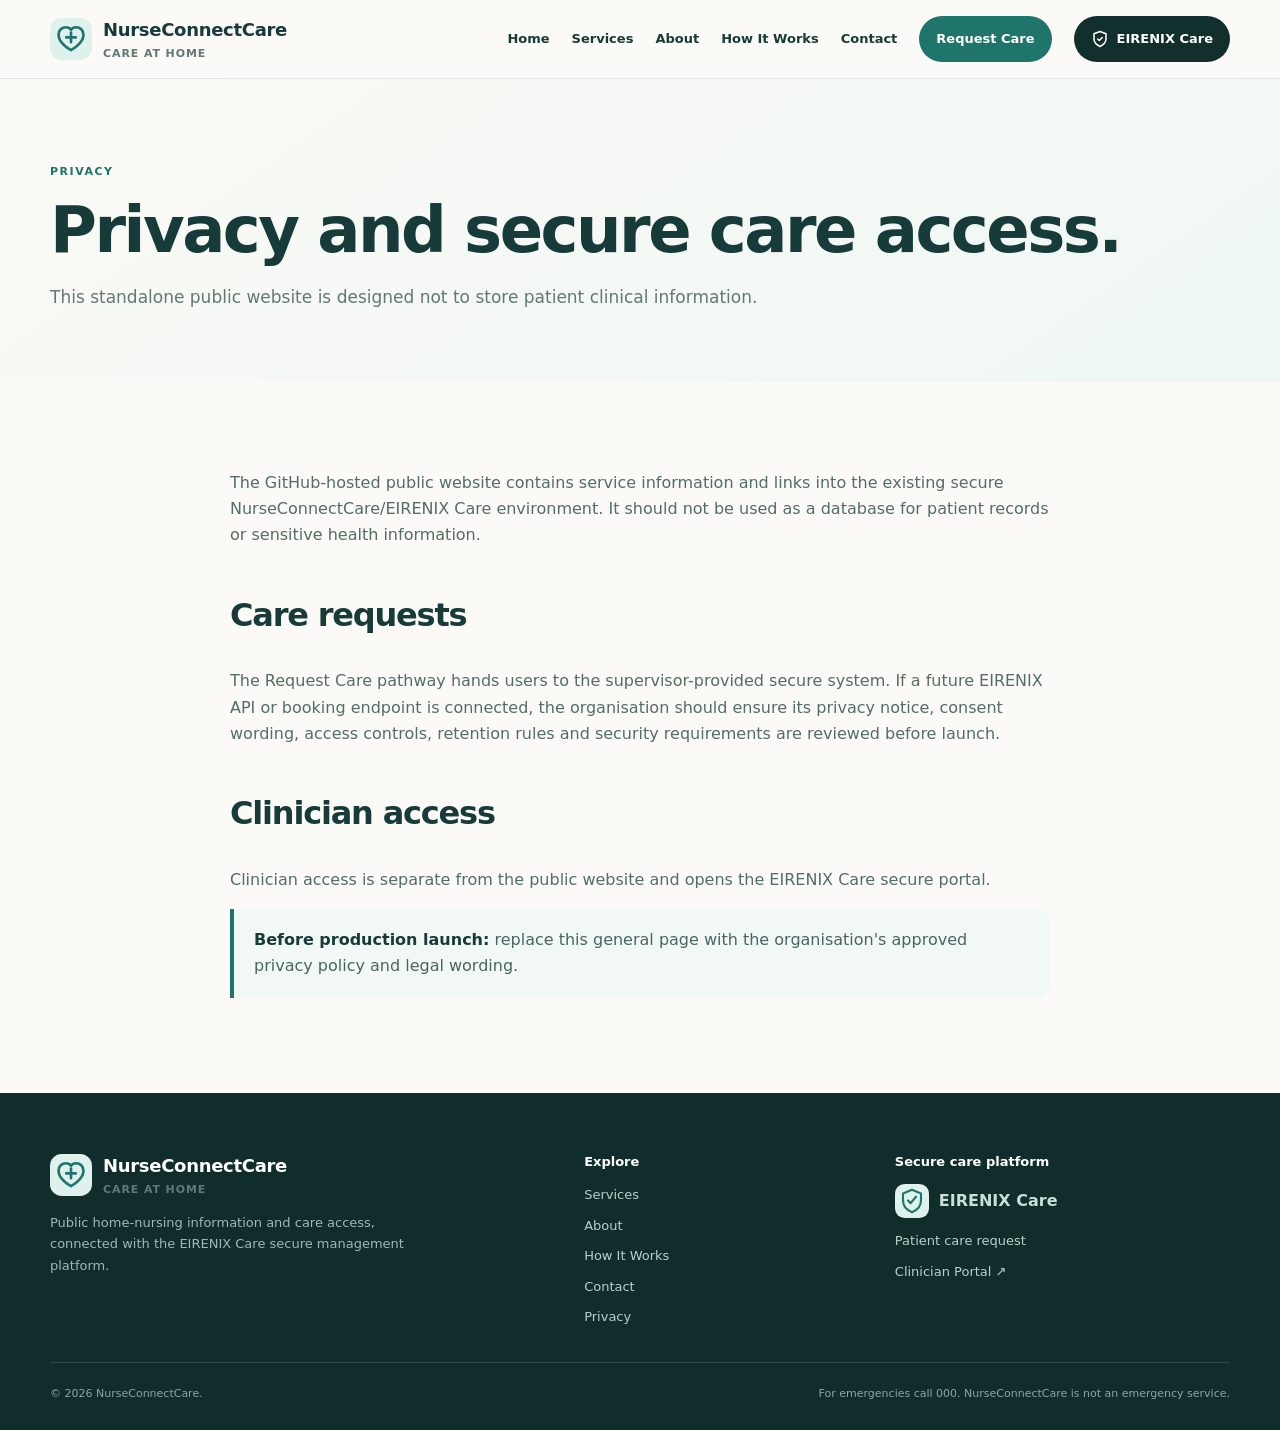
<file: NurseConnectCare_GitHub_Ready/NurseConnectCare_GitHub_Ready/privacy/index.html>
<!doctype html><html lang="en-AU"><head><meta charset="utf-8"><meta name="viewport" content="width=device-width,initial-scale=1"><meta name="theme-color" content="#1f746b"><title>Privacy | NurseConnectCare</title><meta name="description" content="Privacy information for NurseConnectCare."><link rel="icon" href="../assets/ncc-mark.svg"><link rel="stylesheet" href="../assets/styles.css"></head><body><a class="skip" href="#main">Skip to content</a><header class="topbar"><div class="container navwrap"><a class="brand" href="../"><img src="../assets/ncc-mark.svg" alt=""><span><strong>NurseConnectCare</strong><small>Care at Home</small></span></a><nav class="nav" data-nav aria-label="Main navigation"><a class="" href="../">Home</a><a class="" href="../services/">Services</a><a class="" href="../about/">About</a><a class="" href="../how-it-works/">How It Works</a><a class="" href="../contact/">Contact</a><a class="pill primary" href="../request-care/">Request Care</a><a class="pill secure" href="https://nurseconnect-project--website-fixes-20260524-c8pyw79k.web.app/clinician-login?mode=signup" target="_blank" rel="noopener"><svg class="ico" viewBox="0 0 24 24"><path d="M12 22s8-4 8-10V5l-8-3-8 3v7c0 6 8 10 8 10z"/><path d="m9 12 2 2 4-4"/></svg> EIRENIX Care</a></nav><button class="menu" data-menu aria-expanded="false" aria-label="Open menu">☰</button></div></header><main id="main"><section class="page-hero"><div class="container"><span class="kicker">Privacy</span><h1>Privacy and secure care access.</h1><p>This standalone public website is designed not to store patient clinical information.</p></div></section><section class="content"><div class="container prose"><p>The GitHub-hosted public website contains service information and links into the existing secure NurseConnectCare/EIRENIX Care environment. It should not be used as a database for patient records or sensitive health information.</p><h2>Care requests</h2><p>The Request Care pathway hands users to the supervisor-provided secure system. If a future EIRENIX API or booking endpoint is connected, the organisation should ensure its privacy notice, consent wording, access controls, retention rules and security requirements are reviewed before launch.</p><h2>Clinician access</h2><p>Clinician access is separate from the public website and opens the EIRENIX Care secure portal.</p><div class="notice"><strong>Before production launch:</strong> replace this general page with the organisation's approved privacy policy and legal wording.</div></div></section></main><footer><div class="container"><div class="footer-grid"><div class="footer-brand"><a class="brand" href="../"><img src="../assets/ncc-mark.svg" alt=""><span><strong>NurseConnectCare</strong><small>Care at Home</small></span></a><p>Public home-nursing information and care access, connected with the EIRENIX Care secure management platform.</p></div><div><div class="footer-title">Explore</div><div class="footer-links"><a href="../services/">Services</a><a href="../about/">About</a><a href="../how-it-works/">How It Works</a><a href="../contact/">Contact</a><a href="../privacy/">Privacy</a></div></div><div><div class="footer-title">Secure care platform</div><div class="footer-eirenix"><img src="../assets/eirenix-mark.svg" alt=""><strong>EIRENIX Care</strong></div><div class="footer-links" style="margin-top:12px"><a href="../request-care/">Patient care request</a><a href="https://nurseconnect-project--website-fixes-20260524-c8pyw79k.web.app/clinician-login?mode=signup" target="_blank" rel="noopener">Clinician Portal ↗</a></div></div></div><div class="footer-bottom"><span>© <span data-year></span> NurseConnectCare.</span><span>For emergencies call 000. NurseConnectCare is not an emergency service.</span></div></div></footer><script src="../assets/config.js"></script><script src="../assets/app.js"></script></body></html>
</file>
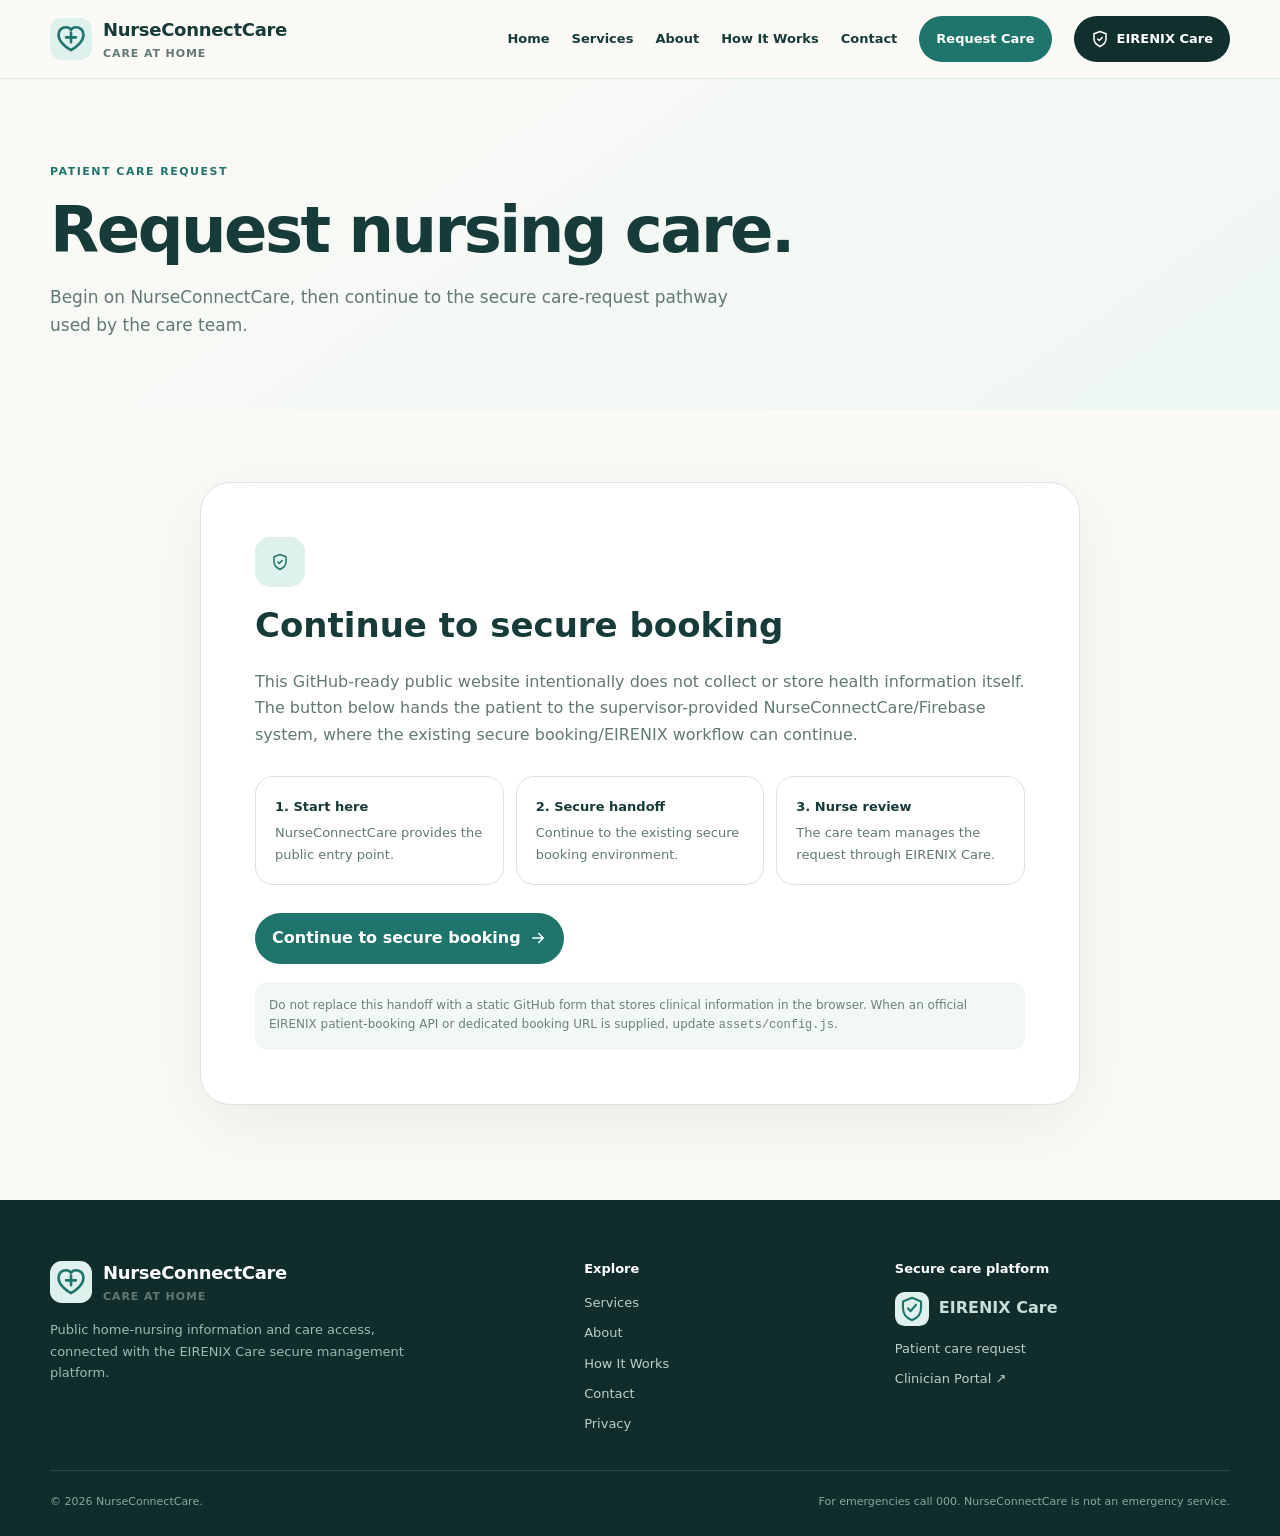
<file: NurseConnectCare_GitHub_Ready/NurseConnectCare_GitHub_Ready/request-care/index.html>
<!doctype html><html lang="en-AU"><head><meta charset="utf-8"><meta name="viewport" content="width=device-width,initial-scale=1"><meta name="theme-color" content="#1f746b"><title>Request Care | NurseConnectCare</title><meta name="description" content="Begin a NurseConnectCare patient care request."><link rel="icon" href="../assets/ncc-mark.svg"><link rel="stylesheet" href="../assets/styles.css"></head><body><a class="skip" href="#main">Skip to content</a><header class="topbar"><div class="container navwrap"><a class="brand" href="../"><img src="../assets/ncc-mark.svg" alt=""><span><strong>NurseConnectCare</strong><small>Care at Home</small></span></a><nav class="nav" data-nav aria-label="Main navigation"><a class="" href="../">Home</a><a class="" href="../services/">Services</a><a class="" href="../about/">About</a><a class="" href="../how-it-works/">How It Works</a><a class="" href="../contact/">Contact</a><a class="pill primary" href="../request-care/">Request Care</a><a class="pill secure" href="https://nurseconnect-project--website-fixes-20260524-c8pyw79k.web.app/clinician-login?mode=signup" target="_blank" rel="noopener"><svg class="ico" viewBox="0 0 24 24"><path d="M12 22s8-4 8-10V5l-8-3-8 3v7c0 6 8 10 8 10z"/><path d="m9 12 2 2 4-4"/></svg> EIRENIX Care</a></nav><button class="menu" data-menu aria-expanded="false" aria-label="Open menu">☰</button></div></header><main id="main"><section class="page-hero"><div class="container"><span class="kicker">Patient care request</span><h1>Request nursing care.</h1><p>Begin on NurseConnectCare, then continue to the secure care-request pathway used by the care team.</p></div></section><section class="content"><div class="container"><div class="booking-box"><div class="card-icon"><svg class="ico" viewBox="0 0 24 24"><path d="M12 22s8-4 8-10V5l-8-3-8 3v7c0 6 8 10 8 10z"/><path d="m9 12 2 2 4-4"/></svg></div><h2>Continue to secure booking</h2><p>This GitHub-ready public website intentionally does not collect or store health information itself. The button below hands the patient to the supervisor-provided NurseConnectCare/Firebase system, where the existing secure booking/EIRENIX workflow can continue.</p><div class="booking-steps"><div class="mini-step"><b>1. Start here</b>NurseConnectCare provides the public entry point.</div><div class="mini-step"><b>2. Secure handoff</b>Continue to the existing secure booking environment.</div><div class="mini-step"><b>3. Nurse review</b>The care team manages the request through EIRENIX Care.</div></div><a class="pill primary" data-secure-booking href="https://nurseconnect-project--website-fixes-20260524-c8pyw79k.web.app/">Continue to secure booking <svg class="ico" viewBox="0 0 24 24"><path d="M5 12h14M13 6l6 6-6 6"/></svg></a><div class="privacy-note">Do not replace this handoff with a static GitHub form that stores clinical information in the browser. When an official EIRENIX patient-booking API or dedicated booking URL is supplied, update <code>assets/config.js</code>.</div></div></div></section></main><footer><div class="container"><div class="footer-grid"><div class="footer-brand"><a class="brand" href="../"><img src="../assets/ncc-mark.svg" alt=""><span><strong>NurseConnectCare</strong><small>Care at Home</small></span></a><p>Public home-nursing information and care access, connected with the EIRENIX Care secure management platform.</p></div><div><div class="footer-title">Explore</div><div class="footer-links"><a href="../services/">Services</a><a href="../about/">About</a><a href="../how-it-works/">How It Works</a><a href="../contact/">Contact</a><a href="../privacy/">Privacy</a></div></div><div><div class="footer-title">Secure care platform</div><div class="footer-eirenix"><img src="../assets/eirenix-mark.svg" alt=""><strong>EIRENIX Care</strong></div><div class="footer-links" style="margin-top:12px"><a href="../request-care/">Patient care request</a><a href="https://nurseconnect-project--website-fixes-20260524-c8pyw79k.web.app/clinician-login?mode=signup" target="_blank" rel="noopener">Clinician Portal ↗</a></div></div></div><div class="footer-bottom"><span>© <span data-year></span> NurseConnectCare.</span><span>For emergencies call 000. NurseConnectCare is not an emergency service.</span></div></div></footer><script src="../assets/config.js"></script><script src="../assets/app.js"></script></body></html>
</file>
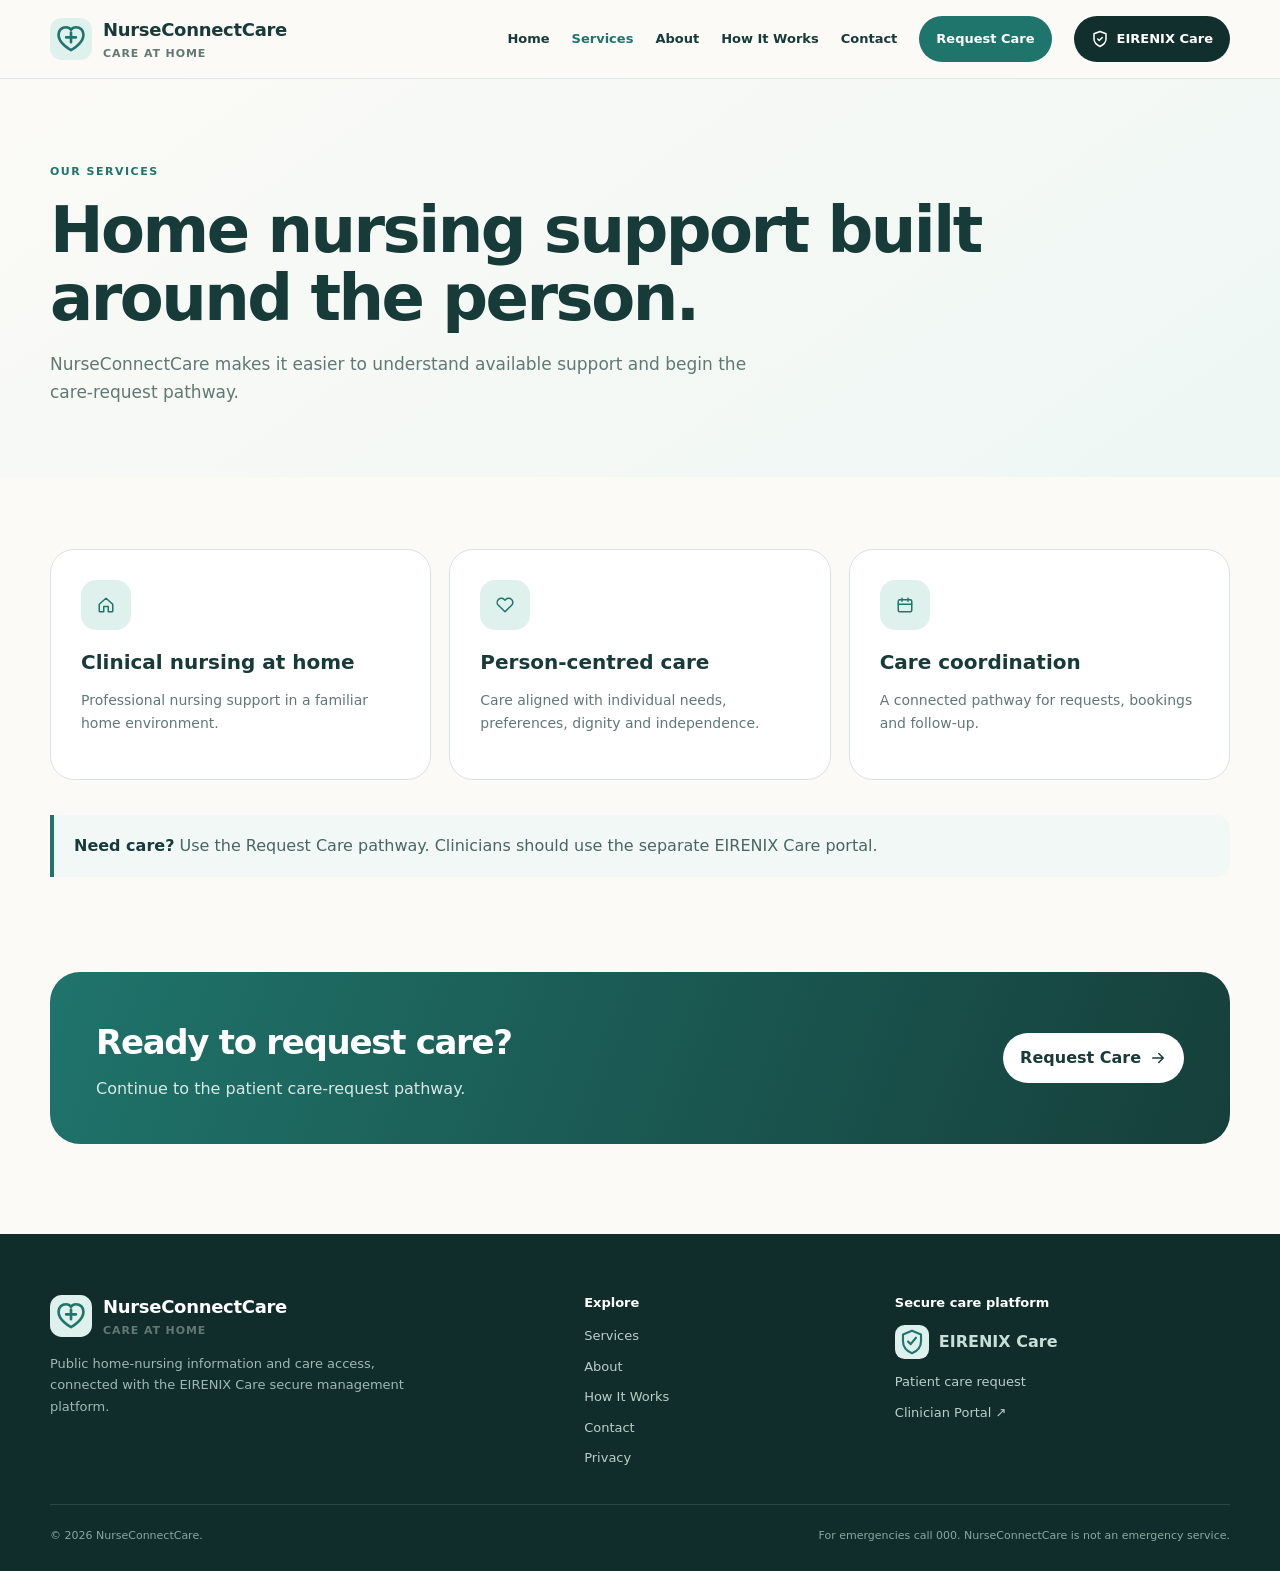
<file: NurseConnectCare_GitHub_Ready/NurseConnectCare_GitHub_Ready/services/index.html>
<!doctype html><html lang="en-AU"><head><meta charset="utf-8"><meta name="viewport" content="width=device-width,initial-scale=1"><meta name="theme-color" content="#1f746b"><title>Services | NurseConnectCare</title><meta name="description" content="Explore NurseConnectCare home nursing services."><link rel="icon" href="../assets/ncc-mark.svg"><link rel="stylesheet" href="../assets/styles.css"></head><body><a class="skip" href="#main">Skip to content</a><header class="topbar"><div class="container navwrap"><a class="brand" href="../"><img src="../assets/ncc-mark.svg" alt=""><span><strong>NurseConnectCare</strong><small>Care at Home</small></span></a><nav class="nav" data-nav aria-label="Main navigation"><a class="" href="../">Home</a><a class="active" href="../services/">Services</a><a class="" href="../about/">About</a><a class="" href="../how-it-works/">How It Works</a><a class="" href="../contact/">Contact</a><a class="pill primary" href="../request-care/">Request Care</a><a class="pill secure" href="https://nurseconnect-project--website-fixes-20260524-c8pyw79k.web.app/clinician-login?mode=signup" target="_blank" rel="noopener"><svg class="ico" viewBox="0 0 24 24"><path d="M12 22s8-4 8-10V5l-8-3-8 3v7c0 6 8 10 8 10z"/><path d="m9 12 2 2 4-4"/></svg> EIRENIX Care</a></nav><button class="menu" data-menu aria-expanded="false" aria-label="Open menu">☰</button></div></header><main id="main"><section class="page-hero"><div class="container"><span class="kicker">Our services</span><h1>Home nursing support built around the person.</h1><p>NurseConnectCare makes it easier to understand available support and begin the care-request pathway.</p></div></section><section class="content"><div class="container"><div class="grid3"><article class="card"><div class="card-icon"><svg class="ico" viewBox="0 0 24 24"><path d="m3 11 9-8 9 8v9a1 1 0 0 1-1 1h-5v-7H9v7H4a1 1 0 0 1-1-1z"/></svg></div><h3>Clinical nursing at home</h3><p>Professional nursing support in a familiar home environment.</p></article><article class="card"><div class="card-icon"><svg class="ico" viewBox="0 0 24 24"><path d="M20.8 4.6a5.5 5.5 0 0 0-7.8 0L12 5.6l-1-1a5.5 5.5 0 0 0-7.8 7.8l1 1L12 21l7.8-7.6 1-1a5.5 5.5 0 0 0 0-7.8z"/></svg></div><h3>Person-centred care</h3><p>Care aligned with individual needs, preferences, dignity and independence.</p></article><article class="card"><div class="card-icon"><svg class="ico" viewBox="0 0 24 24"><rect x="3" y="5" width="18" height="16" rx="2"/><path d="M16 3v4M8 3v4M3 11h18"/></svg></div><h3>Care coordination</h3><p>A connected pathway for requests, bookings and follow-up.</p></article></div><div class="notice" style="margin-top:35px"><strong>Need care?</strong> Use the Request Care pathway. Clinicians should use the separate EIRENIX Care portal.</div></div></section><section class="cta"><div><h2>Ready to request care?</h2><p>Continue to the patient care-request pathway.</p></div><a class="pill" href="../request-care/">Request Care <svg class="ico" viewBox="0 0 24 24"><path d="M5 12h14M13 6l6 6-6 6"/></svg></a></section></main><footer><div class="container"><div class="footer-grid"><div class="footer-brand"><a class="brand" href="../"><img src="../assets/ncc-mark.svg" alt=""><span><strong>NurseConnectCare</strong><small>Care at Home</small></span></a><p>Public home-nursing information and care access, connected with the EIRENIX Care secure management platform.</p></div><div><div class="footer-title">Explore</div><div class="footer-links"><a href="../services/">Services</a><a href="../about/">About</a><a href="../how-it-works/">How It Works</a><a href="../contact/">Contact</a><a href="../privacy/">Privacy</a></div></div><div><div class="footer-title">Secure care platform</div><div class="footer-eirenix"><img src="../assets/eirenix-mark.svg" alt=""><strong>EIRENIX Care</strong></div><div class="footer-links" style="margin-top:12px"><a href="../request-care/">Patient care request</a><a href="https://nurseconnect-project--website-fixes-20260524-c8pyw79k.web.app/clinician-login?mode=signup" target="_blank" rel="noopener">Clinician Portal ↗</a></div></div></div><div class="footer-bottom"><span>© <span data-year></span> NurseConnectCare.</span><span>For emergencies call 000. NurseConnectCare is not an emergency service.</span></div></div></footer><script src="../assets/config.js"></script><script src="../assets/app.js"></script></body></html>
</file>
<file: NurseConnectCare_GitHub_Ready/NurseConnectCare_GitHub_Ready/assets/styles.css>
:root{
  --ink:#173b39; --ink2:#254d49; --teal:#1f746b; --teal2:#2f8c80;
  --mint:#dff1ec; --mist:#f2f8f6; --cream:#fbfaf6; --white:#fff;
  --muted:#627874; --line:#d7e5e1; --eirenix:#112f2d; --accent:#d9a77a;
  --shadow:0 24px 70px rgba(20,70,64,.12); --radius:28px;
}
*{box-sizing:border-box} html{scroll-behavior:smooth} body{margin:0;font-family:Inter,ui-sans-serif,system-ui,-apple-system,"Segoe UI",Roboto,Arial,sans-serif;color:var(--ink);background:var(--cream);line-height:1.65} a{color:inherit;text-decoration:none} button{font:inherit} img{max-width:100%;display:block}
.container{width:min(1180px,calc(100% - 40px));margin:auto}.skip{position:absolute;left:-999px}.skip:focus{left:20px;top:12px;background:#fff;padding:10px 14px;z-index:9999;border-radius:10px}
.topbar{position:sticky;top:0;z-index:50;background:rgba(251,250,246,.94);backdrop-filter:blur(14px);border-bottom:1px solid rgba(215,229,225,.8)}
.navwrap{min-height:78px;display:flex;align-items:center;justify-content:space-between;gap:24px}.brand{display:flex;align-items:center;gap:11px;min-width:max-content}.brand img{width:42px;height:42px}.brand strong{display:block;font-size:18px;letter-spacing:-.3px}.brand small{display:block;color:var(--muted);font-size:11px;letter-spacing:.9px;text-transform:uppercase;font-weight:700}
.nav{display:flex;align-items:center;gap:22px;font-size:13px;font-weight:700}.nav a:not(.pill):hover{color:var(--teal)}.nav .active{color:var(--teal)}.pill{display:inline-flex;align-items:center;justify-content:center;gap:8px;border-radius:999px;padding:11px 16px;border:1px solid transparent;font-weight:800;cursor:pointer}.pill.primary{background:var(--teal);color:#fff}.pill.primary:hover{background:#175e57}.pill.secure{background:var(--eirenix);color:#fff}.pill.outline{background:#fff;border-color:var(--line);color:var(--ink)}
.menu{display:none;border:0;background:transparent;font-size:26px;color:var(--ink)}
.hero{padding:86px 0 64px;background:radial-gradient(circle at 79% 12%,rgba(102,176,160,.22),transparent 27%),linear-gradient(145deg,#fbfaf6,#edf7f3)}.hero-grid{display:grid;grid-template-columns:1.04fr .96fr;gap:70px;align-items:center}.eyebrow,.kicker{display:inline-flex;align-items:center;gap:7px;color:var(--teal);font-weight:900;letter-spacing:1.5px;text-transform:uppercase;font-size:11px}.hero h1{font-size:clamp(44px,5.5vw,76px);line-height:1.02;letter-spacing:-3.4px;margin:20px 0 22px}.hero h1 span{color:var(--teal)}.lead{font-size:18px;color:var(--muted);max-width:650px;margin:0 0 28px}.actions{display:flex;flex-wrap:wrap;gap:12px;margin:28px 0}.trust{display:flex;flex-wrap:wrap;gap:18px;color:#48635f;font-size:12px;font-weight:800}.trust span{display:flex;align-items:center;gap:7px}.ico{width:18px;height:18px;display:inline-block;vertical-align:-4px;fill:none;stroke:currentColor;stroke-width:2;stroke-linecap:round;stroke-linejoin:round}
.hero-art{position:relative;min-height:520px}.hero-card{position:absolute;inset:8px 8px 28px 38px;background:#dcece7;border-radius:36px 36px 115px 36px;overflow:hidden;box-shadow:var(--shadow)}.hero-card img{width:100%;height:100%;object-fit:cover}.float{position:absolute;background:rgba(255,255,255,.97);border:1px solid rgba(255,255,255,.9);box-shadow:0 18px 50px rgba(17,65,59,.16);border-radius:18px;padding:14px 16px;display:flex;gap:11px;align-items:center;max-width:270px}.float strong,.float small{display:block}.float strong{font-size:13px}.float small{font-size:11px;color:var(--muted);line-height:1.4}.float.one{left:0;top:42px}.float.two{right:0;bottom:0}.iconbox{width:38px;height:38px;border-radius:12px;background:var(--mint);color:var(--teal);display:grid;place-items:center;flex:none}
.eirenix-band{margin:0 auto 30px;width:min(1180px,calc(100% - 40px));border-radius:30px;padding:38px 42px;background:linear-gradient(120deg,#102f2d,#1e655e);color:#fff;display:grid;grid-template-columns:1.25fr .75fr;gap:40px;align-items:center;box-shadow:0 22px 60px rgba(15,55,51,.18)}.eirenix-brand{display:flex;align-items:center;gap:14px;margin-bottom:12px}.eirenix-brand img{width:52px;height:52px}.eirenix-brand b{font-size:28px;letter-spacing:-1px}.eirenix-band p{color:#d6e9e4;margin:8px 0 0;max-width:760px}.eirenix-actions{display:flex;justify-content:flex-end;gap:10px;flex-wrap:wrap}.eirenix-band .pill.outline{background:transparent;color:#fff;border-color:#4c7772}
.section{padding:98px 0}.section.alt{background:var(--mist)}.head{max-width:760px;margin:0 auto 46px;text-align:center}.head.left{margin-left:0;text-align:left}.head h2{font-size:clamp(32px,4.2vw,52px);line-height:1.09;letter-spacing:-2px;margin:10px 0 12px}.head p{color:var(--muted);margin:0}.grid3{display:grid;grid-template-columns:repeat(3,1fr);gap:18px}.card{background:#fff;border:1px solid var(--line);border-radius:24px;padding:30px}.card h3{font-size:20px;line-height:1.25;margin:20px 0 9px}.card p{color:var(--muted);font-size:14px}.card-icon{width:50px;height:50px;border-radius:15px;background:var(--mint);display:grid;place-items:center;color:var(--teal)}
.pathway{display:grid;grid-template-columns:repeat(7,1fr);align-items:center;gap:12px;margin-top:34px}.path-node{grid-column:span 2;background:#fff;border:1px solid var(--line);border-radius:22px;padding:26px;min-height:180px}.path-node.sec{background:var(--eirenix);color:#fff;border:0}.path-node.sec p{color:#c8ded9}.path-node h3{margin:14px 0 8px;font-size:18px}.path-node p{font-size:13px;color:var(--muted);margin:0}.arrow{text-align:center;color:var(--teal);font-size:26px;font-weight:900}
.split{display:grid;grid-template-columns:1fr 1fr;gap:20px}.experience{border-radius:28px;padding:38px;border:1px solid var(--line);background:#fff}.experience.secure{background:var(--eirenix);color:#fff;border:0}.experience.secure p,.experience.secure li{color:#c6dad6}.experience h3{font-size:30px;margin:10px 0}.experience p{color:var(--muted)}.checks{list-style:none;padding:0;margin:22px 0 0}.checks li{margin:11px 0;padding-left:28px;position:relative;color:#47625e}.checks li:before{content:'✓';position:absolute;left:0;color:var(--teal);font-weight:900}.experience.secure .checks li:before{color:#9ed6c9}
.page-hero{padding:78px 0 54px;background:linear-gradient(145deg,#fbfaf6,#eef7f4)}.page-hero h1{font-size:clamp(40px,5vw,64px);line-height:1.05;letter-spacing:-2.5px;margin:14px 0 18px}.page-hero p{max-width:720px;color:var(--muted);font-size:17px}
.content{padding:72px 0 95px}.prose{max-width:820px}.prose h2{font-size:32px;letter-spacing:-1.2px;margin-top:40px}.prose p,.prose li{color:#536d69}.notice{border-left:4px solid var(--teal);background:var(--mist);padding:18px 20px;border-radius:0 14px 14px 0;color:#4a6561}.notice strong{color:var(--ink)}
.contact-grid{display:grid;grid-template-columns:1fr 1fr;gap:22px}.contact-panel{padding:34px;border-radius:26px;border:1px solid var(--line);background:#fff}.contact-panel.secure{background:var(--eirenix);color:#fff;border:0}.contact-panel.secure p{color:#c5dad6}.contact-panel h2{margin:10px 0 10px}.contact-panel p{color:var(--muted)}
.booking-box{max-width:880px;margin:auto;background:#fff;border:1px solid var(--line);border-radius:30px;padding:clamp(28px,5vw,54px);box-shadow:0 20px 70px rgba(20,70,64,.08)}.booking-box h2{font-size:34px;margin:10px 0 12px}.booking-box p{color:var(--muted)}.booking-steps{display:grid;grid-template-columns:repeat(3,1fr);gap:12px;margin:28px 0}.mini-step{border:1px solid var(--line);border-radius:18px;padding:19px;font-size:13px;color:var(--muted)}.mini-step b{display:block;color:var(--ink);margin-bottom:5px}.privacy-note{font-size:12px;color:#6c807d;background:var(--mist);padding:14px;border-radius:12px;margin-top:18px}
.cta{margin:0 auto 90px;width:min(1180px,calc(100% - 40px));background:linear-gradient(110deg,#1f746b,#163f3b);color:#fff;border-radius:30px;padding:42px 46px;display:flex;justify-content:space-between;align-items:center;gap:30px}.cta h2{font-size:34px;letter-spacing:-1.3px;margin:0 0 5px}.cta p{margin:0;color:#d7e9e5}.cta .pill{background:#fff;color:var(--ink)}
footer{background:#102d2b;color:#fff;padding:58px 0 26px}.footer-grid{display:grid;grid-template-columns:1.3fr .7fr .9fr;gap:50px}.footer-brand p{color:#9eb9b4;font-size:13px;max-width:390px}.footer-title{font-weight:900;font-size:13px;margin-bottom:12px}.footer-links{display:flex;flex-direction:column;gap:9px;color:#b9cfca;font-size:13px}.footer-links a:hover{color:#fff}.footer-eirenix{display:flex;align-items:center;gap:10px;color:#c8ded9}.footer-eirenix img{width:34px}.footer-bottom{border-top:1px solid #294946;margin-top:35px;padding-top:22px;display:flex;justify-content:space-between;gap:20px;color:#89a7a1;font-size:11px}
@media(max-width:900px){.nav{display:none;position:absolute;top:78px;left:20px;right:20px;background:#fff;padding:22px;border-radius:20px;box-shadow:var(--shadow);flex-direction:column;align-items:stretch}.nav.open{display:flex}.menu{display:block}.hero-grid,.eirenix-band,.split,.contact-grid{grid-template-columns:1fr}.eirenix-actions{justify-content:flex-start}.grid3{grid-template-columns:1fr}.pathway{grid-template-columns:1fr}.path-node{grid-column:auto}.arrow{transform:rotate(90deg)}.footer-grid{grid-template-columns:1fr 1fr}.footer-brand{grid-column:1/-1}}
@media(max-width:600px){.container,.eirenix-band,.cta{width:min(100% - 28px,1180px)}.hero{padding-top:60px}.hero-grid{gap:35px}.hero h1{letter-spacing:-2.4px}.hero-art{min-height:390px}.hero-card{inset:0 0 25px 18px;border-radius:28px 28px 75px 28px}.float{max-width:225px}.float.one{top:15px}.eirenix-band{padding:29px 24px}.section{padding:75px 0}.booking-steps{grid-template-columns:1fr}.cta{padding:30px 25px;align-items:flex-start;flex-direction:column}.footer-grid{grid-template-columns:1fr}.footer-brand{grid-column:auto}.footer-bottom{flex-direction:column}.navwrap{min-height:72px}.brand strong{font-size:16px}}
</file>
